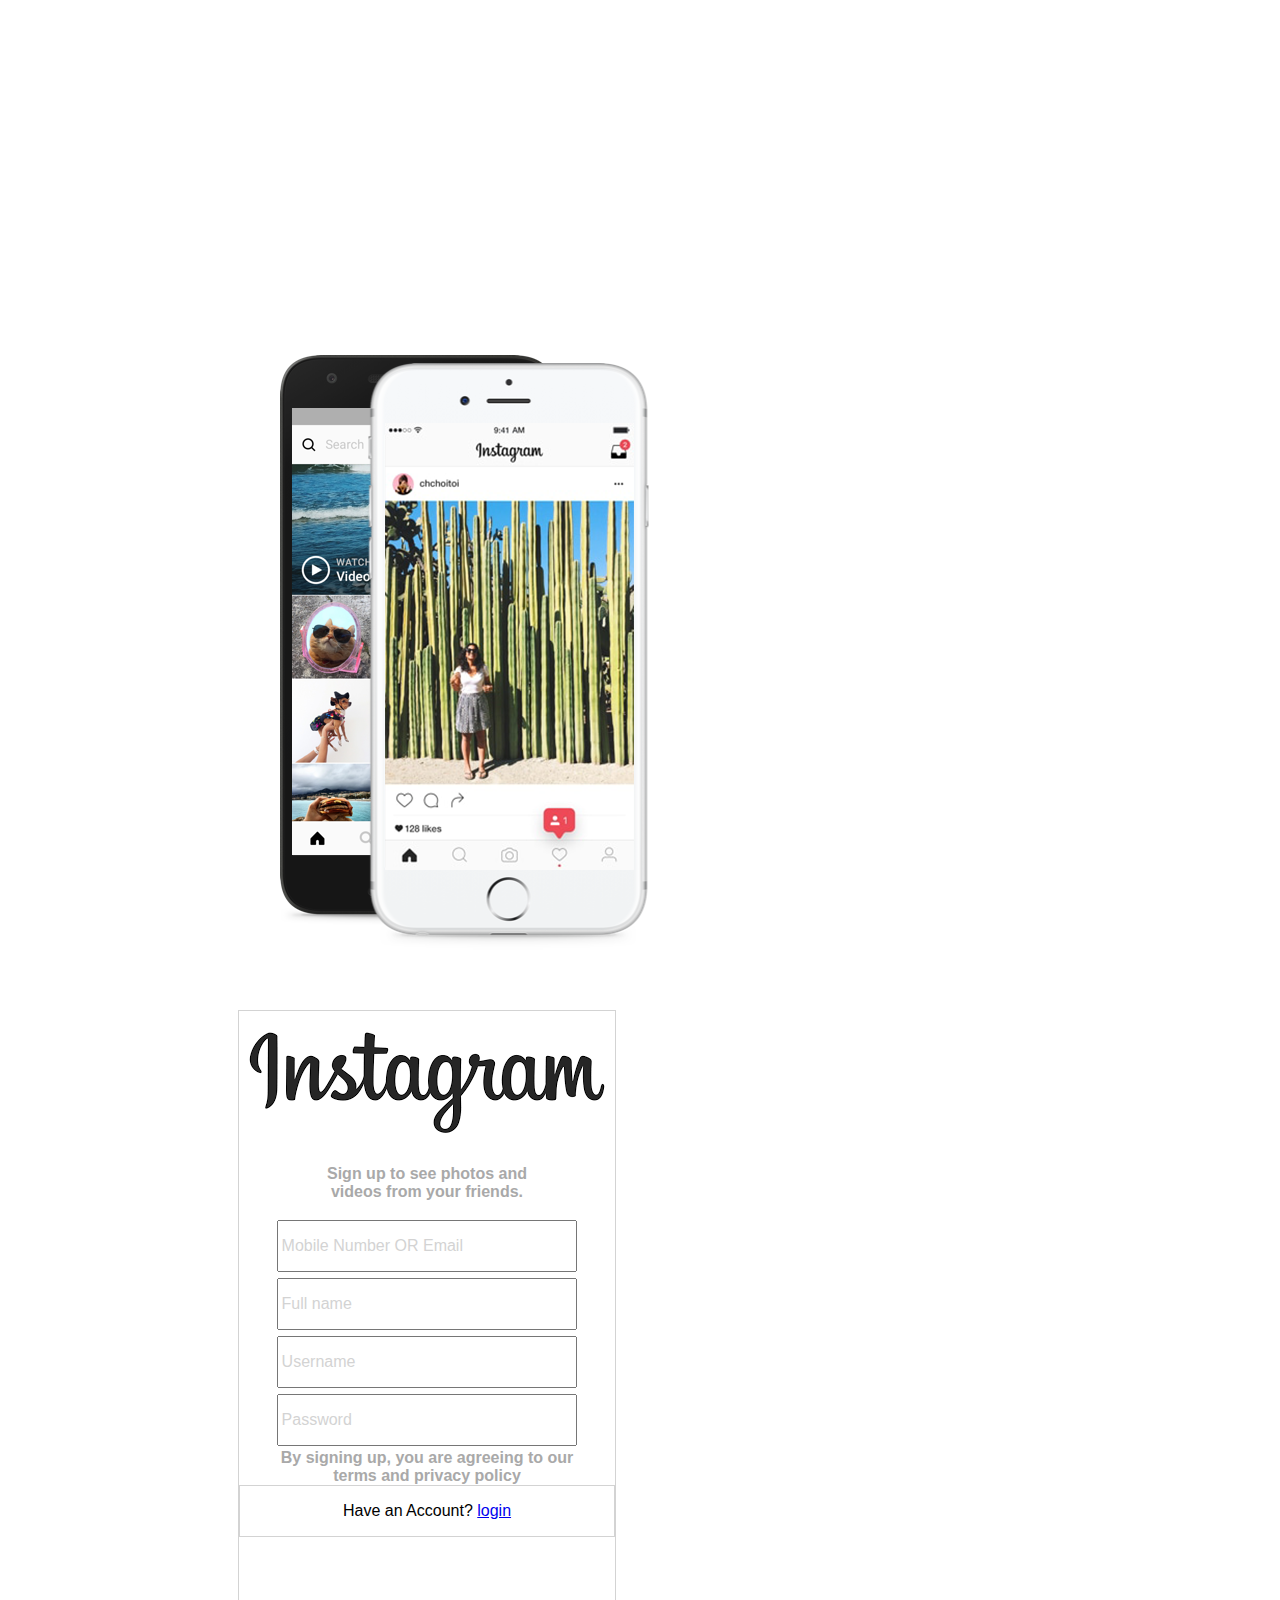
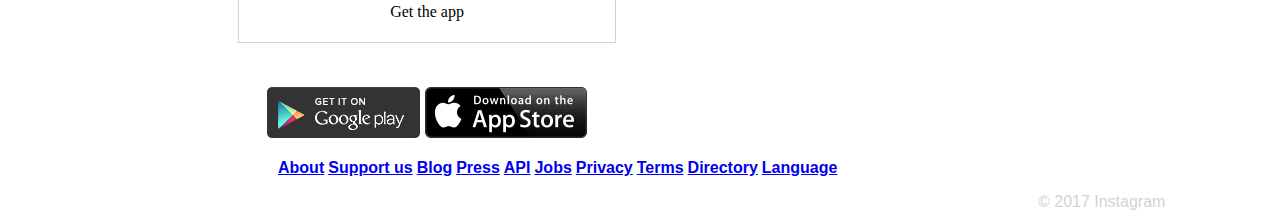
<file: index.html>
<!DOCTYPE html>
<html lang="en" dir="ltr">

  <head>
    <meta charset="utf-8">
    <link rel="stylesheet" href="style.css">
    <title>Instagram Home Page</title>
  </head>

  <body>
    <main>

      <div class = "left"><img src="phonebase.png" alt="bla"></div>



      <div class = "right">
          <div class="logo">
            <img src="logo.png" alt="">
          <div>
              <div class="signup"><p>Sign up to see photos and <br> videos from your friends.</p></div>
          <div class="form">
            <div class="loginfb">

            </div>
              <form class="form" action="index.html" method="post">
                <div class ="mobile"><input type="TEXT" name="Mobile Number OR Email" value="Mobile Number OR Email"><BR></div>
                <div class ="fullname"><input type="TEXT" name="Full name" value="Full name"><BR></div>
                <div class = "username"><input type="TEXT" name="Username" value="Username"><BR></div>
                <div class = "password"><input type="TEXT" name="Password" value="Password">
              </form>
          </div>

          <div class="signup">By signing up, you are agreeing to our <br> terms and privacy policy</div>

          </div>

          <div class="smalltext">
            <p>Have an Account? <a href="#">login</a></p>
          </div>


          </div>


              </div>
          <div class = "gettheapp">
              <p>Get the app</p>
          </div>

          <div class="smallimages">
                <img src="badge-android.png" alt="">
                <img src="badge-iphone.png" alt="">
          </div>
      </main>



        <footer>
          <nav>
            <ul>
              <li><a href="about.html">About</a></li>
              <li><a href="about.html">Support us</a></li>
              <li><a href="about.html">Blog</a></li>
              <li><a href="about.html">Press</a></li>
              <li><a href="about.html">API</a></li>
              <li><a href="about.html">Jobs</a></li>
              <li><a href="about.html">Privacy</a></li>
              <li> <a href="about.html">Terms</a></li>
              <li><a href="about.html">Directory</a></li>
              <li><a href="about.html">Language</a></li>
            </ul>

              <div class="copyright">
                    &copy; 2017 Instagram
              </div>

          </nav>



        </footer>
      </body>
  </html>
</file>
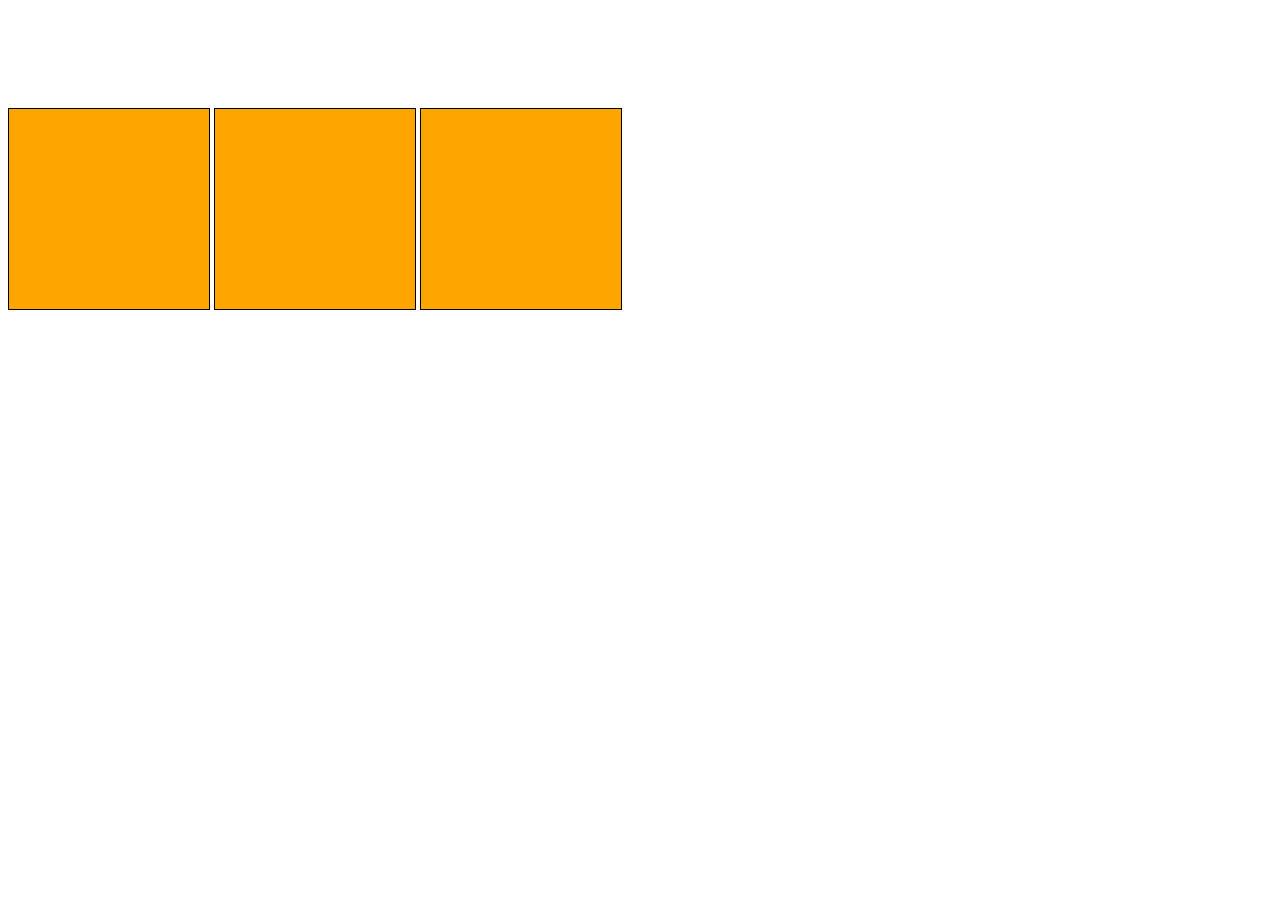
<file: css-positioning/index.html>
<!DOCTYPE html>

<html lang="en" dir="ltr">
  <head>
    <meta charset="utf-8">
    <title>CSS Positioning</title>
    <link rel="stylesheet" href="style.css">
  </head>
  <body>
    <main>
      <div class="orange"></div>
      <div class="orange"></div>
      <div class="orange"></div>
    </main>
  </body>
</html>
</file>
<file: style.css>
.left{
  /* border: solid black 1px;
  background-color: orange; */
  display: inline-block;
  float: left;
  position: relative;
  top: 100px;

}

.right{
  /* float: left; */
  /* border: solid lightgrey 1px; */
   /* background-color: orange; */
  display: inline-block;
  position: relative;
  top: 150px;
  border: solid lightgrey 1px;
  background-color: white;
  text-align: center;
}

.loginfb {


}

.signup{

font-weight: bold;
font-family: arial;
color: darkgrey;

}

body {
padding: 230px;
}

input[type=text] {
  width: 80%;
  padding: 15px 3px;
  margin: 3px 0;
  box-sizing: border-box;
  font-family: arial;
  color: lightgrey;
  font-size: 16px;
}


.smallimages{
position: relative;
top: 100px;

}

.gettheapp{
position: relative;
top: 50px;

}

.smalltext{

  font-family: arial;
  color: black;
  border: solid lightgrey 1px;
}


nav {
position: relative;
top: 250px;
right: 0px;
}

.copyright  {
  position: relative;
  top: 0px;
  bottom: 500px;
  right: 150px;
  left: 800px;
  font-family: arial;
  color: lightgrey;
}

li {
  display: inline;
  font-weight: bold;
  color: blue;
  font-family: arial;
}
</file>
<file: css-positioning/style.css>
.orange {
  border: solid black 1px;
  background-color: orange;
  height: 200px;
  width: 200px;
  display: inline-block;
  position: relative;
  top: 100px;
}
</file>
